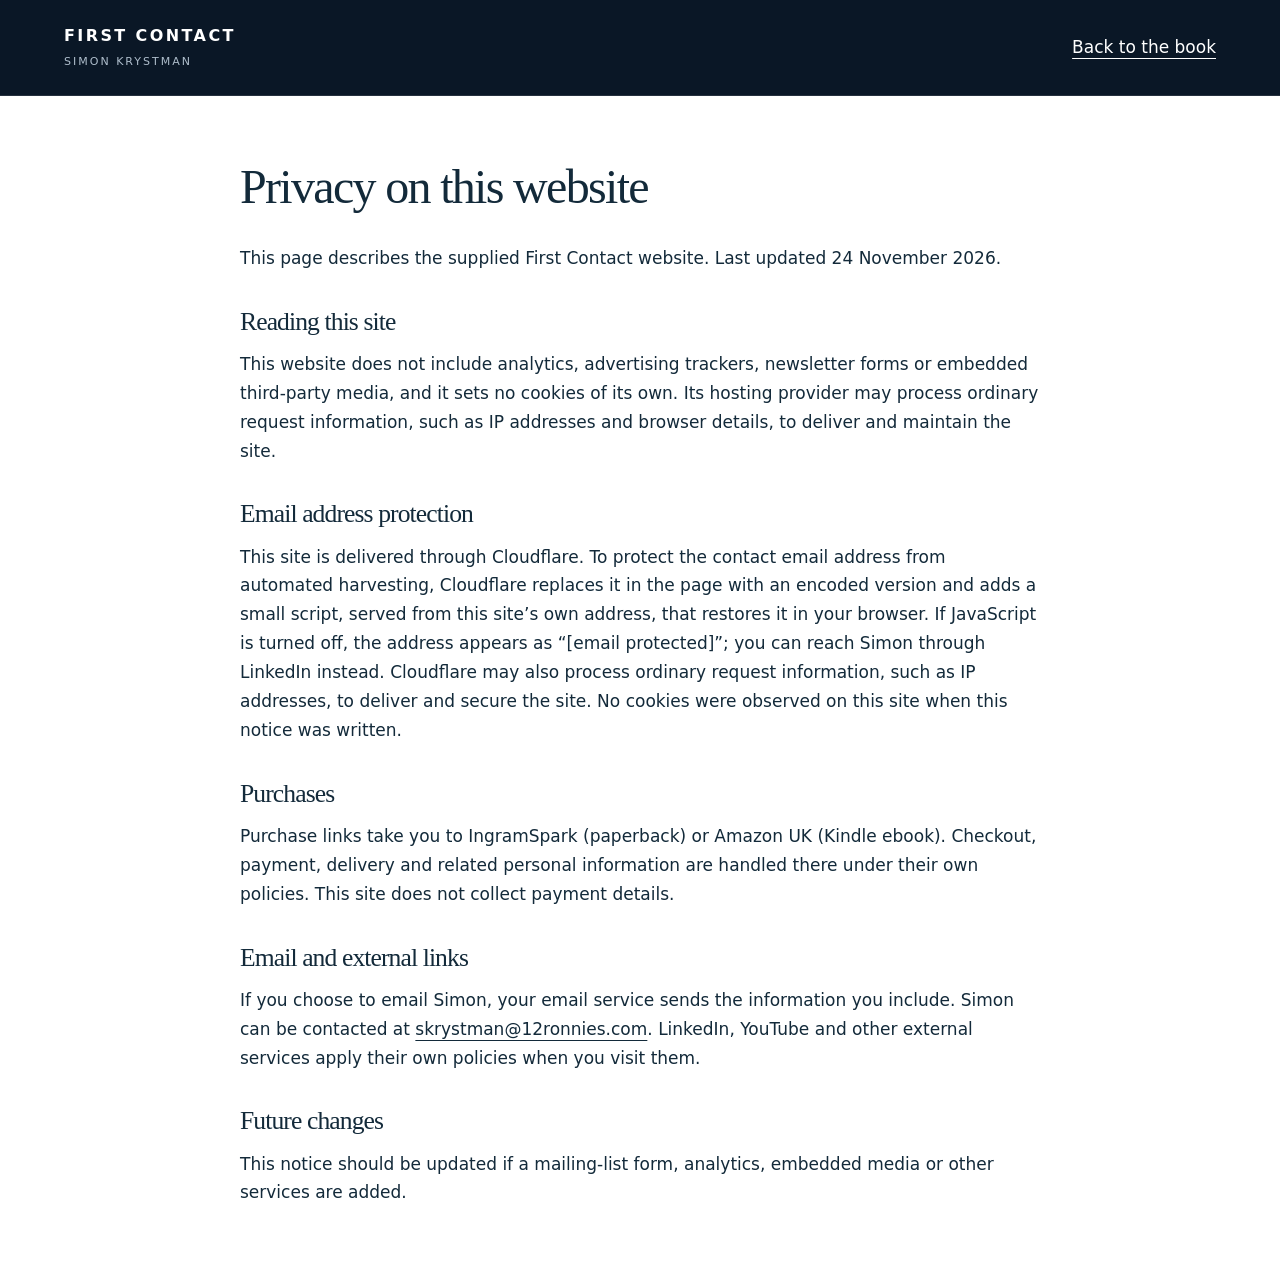
<file: privacy.html>
<!doctype html><html lang="en-GB"><head><meta charset="utf-8"><meta name="viewport" content="width=device-width,initial-scale=1"><title>Privacy | First Contact</title><meta name="robots" content="noindex"><link rel="stylesheet" href="styles.css"><link rel="icon" href="assets/favicon.svg"></head><body><header class="site-header"><a class="brand" href="index.html">FIRST CONTACT<span>SIMON KRYSTMAN</span></a><a href="index.html">Back to the book</a></header><main class="privacy-page"><h1>Privacy on this website</h1><p>This page describes the supplied First Contact website. Last updated 24 November 2026.</p><h2>Reading this site</h2><p>This website does not include analytics, advertising trackers, newsletter forms or embedded third-party media, and it sets no cookies of its own. Its hosting provider may process ordinary request information, such as IP addresses and browser details, to deliver and maintain the site.</p><h2>Email address protection</h2><p>This site is delivered through Cloudflare. To protect the contact email address from automated harvesting, Cloudflare replaces it in the page with an encoded version and adds a small script, served from this site’s own address, that restores it in your browser. If JavaScript is turned off, the address appears as “[email protected]”; you can reach Simon through LinkedIn instead. Cloudflare may also process ordinary request information, such as IP addresses, to deliver and secure the site. No cookies were observed on this site when this notice was written.</p><h2>Purchases</h2><p>Purchase links take you to IngramSpark (paperback) or Amazon UK (Kindle ebook). Checkout, payment, delivery and related personal information are handled there under their own policies. This site does not collect payment details.</p><h2>Email and external links</h2><p>If you choose to email Simon, your email service sends the information you include. Simon can be contacted at <a href="mailto:skrystman@12ronnies.com">skrystman@12ronnies.com</a>. LinkedIn, YouTube and other external services apply their own policies when you visit them.</p><h2>Future changes</h2><p>This notice should be updated if a mailing-list form, analytics, embedded media or other services are added.</p></main></body></html>
</file>
<file: styles.css>
:root{--navy:#0a1726;--navy-light:#11273b;--ink:#132a3a;--gold:#e6bf75;--paper:#fff;--muted:#aebdcb;--line:#dbe3e8;--soft:#f2f6f8;--body:system-ui,-apple-system,BlinkMacSystemFont,"Segoe UI",sans-serif;--display:Georgia,"Times New Roman",serif}
*{box-sizing:border-box}html{scroll-behavior:smooth;scroll-padding-top:100px}body{margin:0;background:var(--paper);color:var(--ink);font-family:var(--body);font-size:17px;line-height:1.7}a{color:inherit;text-underline-offset:5px}a:hover{text-decoration-thickness:2px}a:focus-visible,summary:focus-visible{outline:3px solid #b67c24;outline-offset:5px}h1,h2,h3,p,figure{margin:0}p+p{margin-top:1.1rem}h1,h2{font-family:var(--display);font-weight:400;line-height:1.1;letter-spacing:-.035em}h2{font-size:clamp(2.25rem,4vw,3.7rem)}h3{font-size:1.1rem;line-height:1.5}cite{font-style:italic}.skip-link{position:absolute;left:15px;top:-80px;padding:10px 16px;background:white;color:var(--navy);z-index:5}.skip-link:focus{top:8px}.site-header{height:96px;padding:0 max(5vw,24px);display:flex;justify-content:space-between;align-items:center;background:var(--navy);color:white;border-bottom:1px solid #ffffff1c}.brand{font-size:1rem;letter-spacing:.15em;font-weight:750;text-decoration:none;line-height:1.3}.brand span{display:block;font-size:.69rem;letter-spacing:.18em;font-weight:450;margin-top:8px;color:var(--muted)}nav{display:flex;align-items:center;gap:30px}nav a{text-decoration:none;font-size:.875rem}nav .nav-buy{border:1px solid #8a9eaf;padding:9px 18px}.hero{display:grid;grid-template-columns:1.3fr 1fr;gap:6vw;padding:76px max(5vw,24px) 90px;background:radial-gradient(ellipse at 80% 45%,#1c3a52 0,transparent 50%),var(--navy);color:white;min-height:760px;align-items:center}.hero-copy{max-width:760px}.eyebrow{font-size:.76rem;letter-spacing:.16em;text-transform:uppercase;font-weight:600;color:var(--gold);margin-bottom:24px}.eyebrow span{display:inline-block;width:26px;height:1px;background:var(--gold);vertical-align:middle;margin-right:10px}h1{font-size:clamp(2.65rem,4.7vw,5rem)}h1 em{font-weight:400;color:var(--gold)}.hero-intro{font-size:clamp(1.1rem,1.5vw,1.35rem);line-height:1.65;max-width:620px;margin-top:28px;color:#e0e7ee}.hero-description{font-size:1rem;max-width:560px;color:var(--muted)}.actions{display:flex;align-items:center;flex-wrap:wrap;gap:16px;margin-top:28px}.button{display:inline-block;padding:13px 21px;font-size:.94rem;line-height:1.5;font-weight:650;text-decoration:none;text-align:center;border:1px solid transparent}.button.primary{background:var(--gold);color:var(--navy);border-color:var(--gold)}.button.primary:hover{background:#f3d39a}.button.secondary{color:white;border-color:#708699}.button.secondary:hover{background:#ffffff0b}.purchase-note{font-size:.8rem;line-height:1.5;color:var(--muted);margin-top:16px}.hero-book{position:relative;display:flex;flex-direction:column;align-items:center}.hero-book img{position:relative;display:block;width:min(100%,330px);height:auto;box-shadow:15px 20px 60px #0008;border-left:4px solid #1e3043;border-radius:1px}.hero-book figcaption{font-size:.62rem;letter-spacing:.18em;color:var(--muted);margin-top:24px}.book-glow{position:absolute;inset:15% 0;background:#bca06c20;border-radius:50%;filter:blur(50px)}.section-wrap{max-width:1240px;margin:0 auto;padding:90px max(3vw,24px)}.section-label{font-size:.72rem;letter-spacing:.17em;text-transform:uppercase;font-weight:650;color:#557082;border-top:1px solid var(--line);padding-top:20px;margin-bottom:38px}.book-intro,.author-grid,.media-grid,.faq-grid{display:grid;grid-template-columns:1fr 1.3fr;gap:7vw}.book-intro p,.author-grid p{max-width:650px}.lead{font-size:1.25rem;line-height:1.65}.full-subtitle{font-size:.9rem;color:#5f7180;font-style:italic;border-left:2px solid var(--gold);padding-left:18px;margin-top:24px}.questions{display:grid;grid-template-columns:repeat(3,1fr);gap:30px;margin-top:65px;padding-top:35px;border-top:1px solid var(--line)}.questions p{margin:0;color:#5f7180;font-size:.95rem;line-height:1.8}.questions strong{display:block;font-family:var(--display);font-size:clamp(1.6rem,2.2vw,2.1rem);font-weight:400;color:var(--ink);line-height:1.2}.sample-section{background:var(--navy-light);color:#e8eff4}.sample-grid{display:grid;grid-template-columns:1fr 1fr;gap:8vw;align-items:center}.sample-grid h2{color:white}.sample-grid .eyebrow{margin-bottom:16px}.text-link{font-size:.94rem;font-weight:600;display:inline-block;margin-top:20px}.small-note{font-size:.82rem;line-height:1.6;color:#637988;margin-top:13px}.sample-grid .small-note{color:var(--muted)}.author-role{color:#637988;margin-top:18px;font-size:1rem}.author-section{padding-bottom:70px}.media-section{padding-top:25px}.media-grid{grid-template-columns:1.15fr 1fr;gap:7vw}.media-grid h2+p{margin-top:24px}.topics{background:var(--soft);padding:30px}.topics ul{padding-left:20px;margin:20px 0}.topics li{margin-top:18px}.topics .text-link{margin-top:0}.media-grid .actions{align-items:flex-start}.media-grid .actions .text-link{margin:12px 0}.faq-section{padding-top:25px}.faq-grid{grid-template-columns:1fr 1.3fr}details{border-bottom:1px solid var(--line);padding:18px 0}details:first-child{border-top:1px solid var(--line)}summary{font-weight:600;cursor:pointer;padding-right:20px;font-size:1rem}details p{font-size:1rem;color:#506777;margin:14px 0 6px}.closing{background:var(--navy);color:white;text-align:center}.closing .section-wrap{padding-top:75px;padding-bottom:75px}.closing .actions{justify-content:center}.closing h2{font-size:clamp(2.6rem,5vw,4.7rem)}.site-footer{display:flex;justify-content:space-between;gap:35px;padding:45px max(5vw,24px);background:#07111d;color:#c6d1db}.site-footer p{font-size:.75rem;margin-top:20px}.footer-links{display:flex;gap:25px;align-items:flex-start;font-size:.85rem}.privacy-page{max-width:850px;margin:0 auto;padding:65px 25px}.privacy-page h1{font-size:3rem;margin-bottom:30px}.privacy-page h2{font-size:1.6rem;margin:35px 0 14px}
.section-wrap.newsletter-section{padding-bottom:0}
@media(min-width:1600px){.hero{padding-left:calc((100vw - 1450px)/2);padding-right:calc((100vw - 1450px)/2)}}
@media(max-width:900px){nav{gap:18px}.hero{gap:35px;min-height:650px;padding-top:55px;padding-bottom:60px}.hero-book img{max-width:280px}.hero .actions{gap:12px}.button{padding:12px 16px}.book-intro,.author-grid,.faq-grid{gap:40px}.section-wrap{padding-top:65px;padding-bottom:65px}.media-section,.faq-section{padding-top:20px}.media-grid{gap:35px}}
@media(max-width:650px){body{font-size:16px}.site-header{height:82px;padding-left:22px;padding-right:22px}.brand{font-size:.85rem}.brand span{font-size:.6rem}nav>a:not(.nav-buy){display:none}nav .nav-buy{font-size:.78rem;padding:9px 12px}.hero{display:flex;flex-direction:column;gap:45px;padding:45px 24px 50px}.hero-copy{width:100%}.hero h1{font-size:clamp(2.6rem,10vw,3.8rem)}.hero-intro{margin-top:24px;font-size:1.1rem}.hero .actions{align-items:stretch;flex-direction:column}.hero-book img{width:230px}.hero-book figcaption{font-size:.55rem}.book-intro,.author-grid,.media-grid,.faq-grid,.sample-grid{grid-template-columns:1fr;gap:28px}.section-label{margin-bottom:28px}.section-wrap{padding:50px 24px}.media-section,.faq-section{padding-top:0}.questions{grid-template-columns:1fr;gap:24px;margin-top:35px;padding-top:25px}.questions p{border-bottom:1px solid var(--line);padding-bottom:20px}.questions strong{font-size:1.7rem;margin-top:4px}.sample-grid .eyebrow{font-size:.7rem}.topics{padding:24px}.site-footer{flex-direction:column;padding:35px 24px}.footer-links{flex-wrap:wrap}.closing .actions{flex-direction:column;align-items:stretch}.closing .section-wrap{padding:50px 24px}.privacy-page h1{font-size:2.4rem}}
@media(prefers-reduced-motion:reduce){html{scroll-behavior:auto}}
</file>
